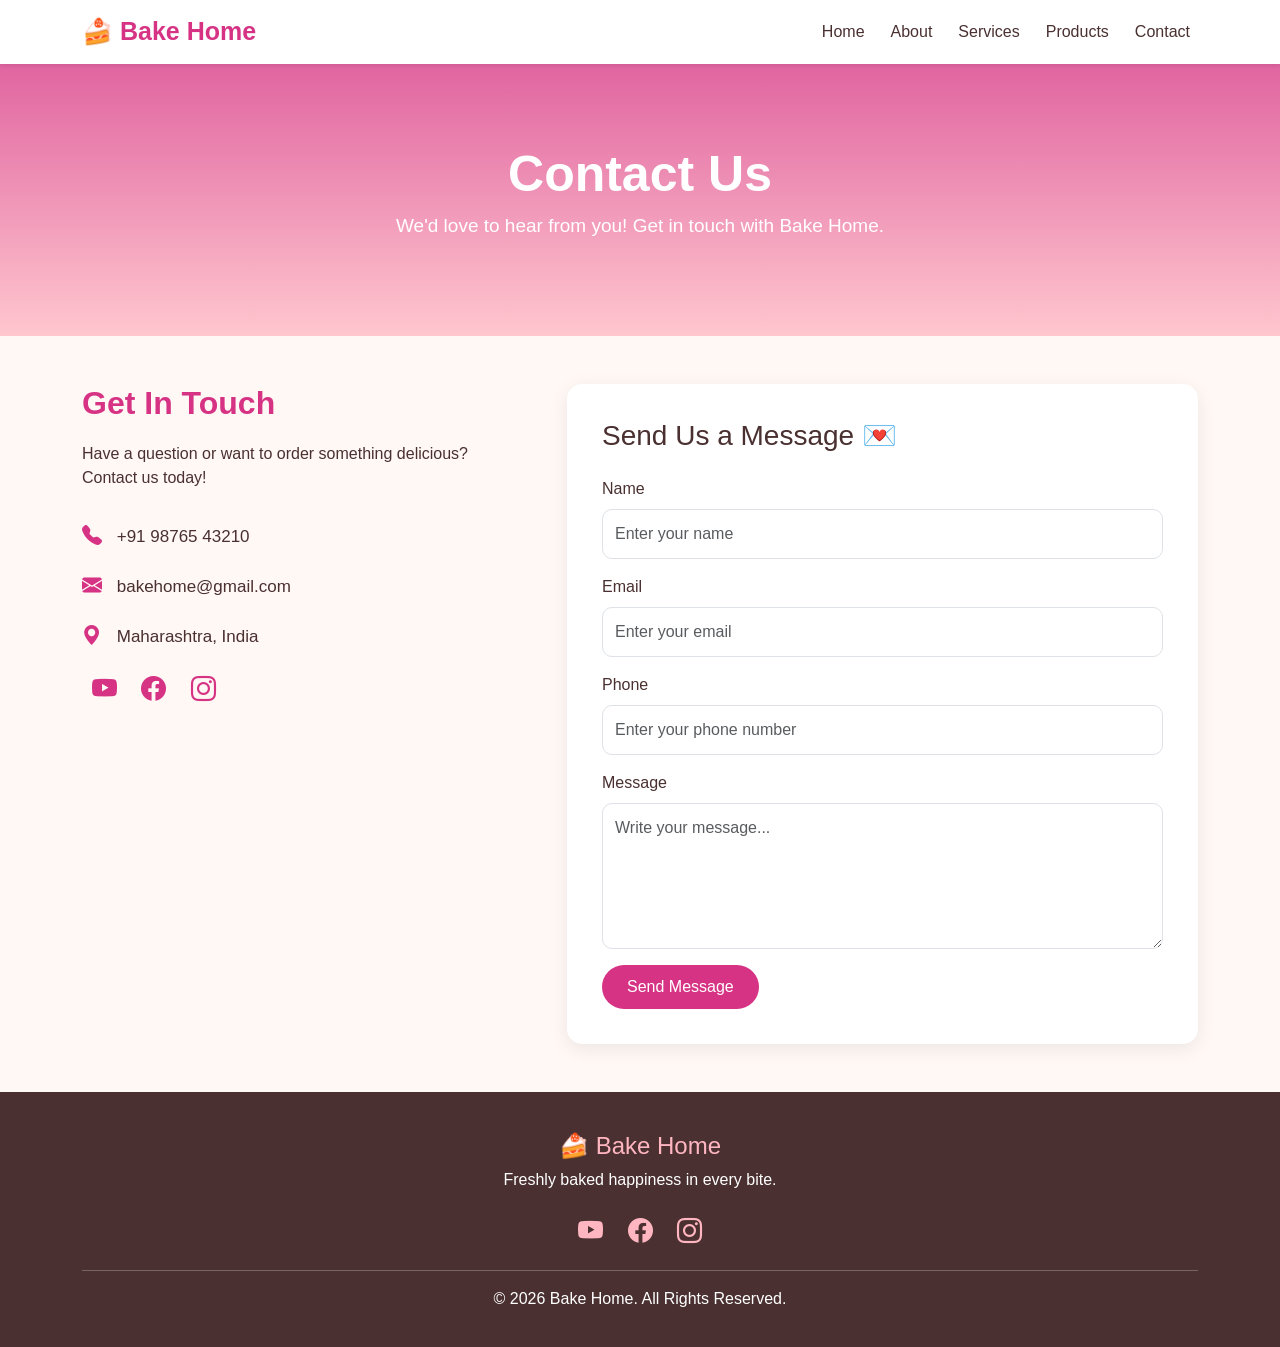
<file: contact.html>
<!DOCTYPE html>
<html lang="en">

<head>

    <meta charset="UTF-8">

    <meta name="viewport"
        content="width=device-width, initial-scale=1.0">

    <title>Bake Home | Contact</title>

    <link href="https://cdn.jsdelivr.net/npm/bootstrap@5.3.8/dist/css/bootstrap.min.css"
        rel="stylesheet">

    <link rel="stylesheet"
        href="https://cdn.jsdelivr.net/npm/bootstrap-icons@1.11.3/font/bootstrap-icons.min.css">

    <link rel="stylesheet" href="style.css">

</head>

<body>


    <!-- NAVBAR -->

    <nav class="navbar navbar-expand-lg navbar-light bg-white shadow-sm sticky-top">

        <div class="container">

            <a class="navbar-brand fw-bold logo"
                href="index.html">
                🍰 Bake Home
            </a>

            <button class="navbar-toggler"
                data-bs-toggle="collapse"
                data-bs-target="#navbarNav">

                <span class="navbar-toggler-icon"></span>

            </button>


            <div class="collapse navbar-collapse"
                id="navbarNav">

                <ul class="navbar-nav ms-auto">

                    <li class="nav-item">
                        <a class="nav-link"
                            href="index.html">Home</a>
                    </li>

                    <li class="nav-item">
                        <a class="nav-link"
                            href="about.html">About</a>
                    </li>

                    <li class="nav-item">
                        <a class="nav-link"
                            href="services.html">Services</a>
                    </li>

                    <li class="nav-item">
                        <a class="nav-link"
                            href="products.html">Products</a>
                    </li>

                    <li class="nav-item">
                        <a class="nav-link active"
                            href="contact.html">Contact</a>
                    </li>

                </ul>

            </div>

        </div>

    </nav>


    <!-- HEADER -->

    <section class="page-header">

        <h1>Contact Us</h1>

        <p>
            We'd love to hear from you! Get in touch with Bake Home.
        </p>

    </section>


    <!-- CONTACT -->

    <section class="py-5">

        <div class="container">

            <div class="row g-5">


                <!-- CONTACT INFORMATION -->

                <div class="col-md-5">

                    <h2 class="section-title">
                        Get In Touch
                    </h2>

                    <p>
                        Have a question or want to order something
                        delicious? Contact us today!
                    </p>


                    <div class="contact-info">

                        <p>
                            <i class="bi bi-telephone-fill"></i>
                            +91 98765 43210
                        </p>

                        <p>
                            <i class="bi bi-envelope-fill"></i>
                            bakehome@gmail.com
                        </p>

                        <p>
                            <i class="bi bi-geo-alt-fill"></i>
                            Maharashtra, India
                        </p>

                    </div>


                    <div class="social-icons contact-social">

                        <i class="bi bi-youtube"></i>

                        <i class="bi bi-facebook"></i>

                        <i class="bi bi-instagram"></i>

                    </div>

                </div>


                <!-- CONTACT FORM -->

                <div class="col-md-7">

                    <div class="contact-form">

                        <h3 class="mb-4">
                            Send Us a Message 💌
                        </h3>


                        <form>


                            <div class="mb-3">

                                <label class="form-label">
                                    Name
                                </label>

                                <input type="text"
                                    class="form-control"
                                    placeholder="Enter your name"
                                    required>

                            </div>


                            <div class="mb-3">

                                <label class="form-label">
                                    Email
                                </label>

                                <input type="email"
                                    class="form-control"
                                    placeholder="Enter your email"
                                    required>

                            </div>


                            <div class="mb-3">

                                <label class="form-label">
                                    Phone
                                </label>

                                <input type="tel"
                                    class="form-control"
                                    placeholder="Enter your phone number">

                            </div>


                            <div class="mb-3">

                                <label class="form-label">
                                    Message
                                </label>

                                <textarea
                                    class="form-control"
                                    rows="5"
                                    placeholder="Write your message..."
                                    required></textarea>

                            </div>


                            <button type="submit"
                                class="btn btn-pink">

                                Send Message

                            </button>


                        </form>

                    </div>

                </div>


            </div>

        </div>

    </section>


    <!-- FOOTER -->

    <footer class="footer">

        <div class="container text-center">

            <h4>🍰 Bake Home</h4>

            <p>Freshly baked happiness in every bite.</p>

            <div class="social-icons">

                <i class="bi bi-youtube"></i>
                <i class="bi bi-facebook"></i>
                <i class="bi bi-instagram"></i>

            </div>

            <hr>

            <p>
                © 2026 Bake Home. All Rights Reserved.
            </p>

        </div>

    </footer>


    <script src="https://cdn.jsdelivr.net/npm/bootstrap@5.3.8/dist/js/bootstrap.bundle.min.js"></script>

</body>
</html>
</file>
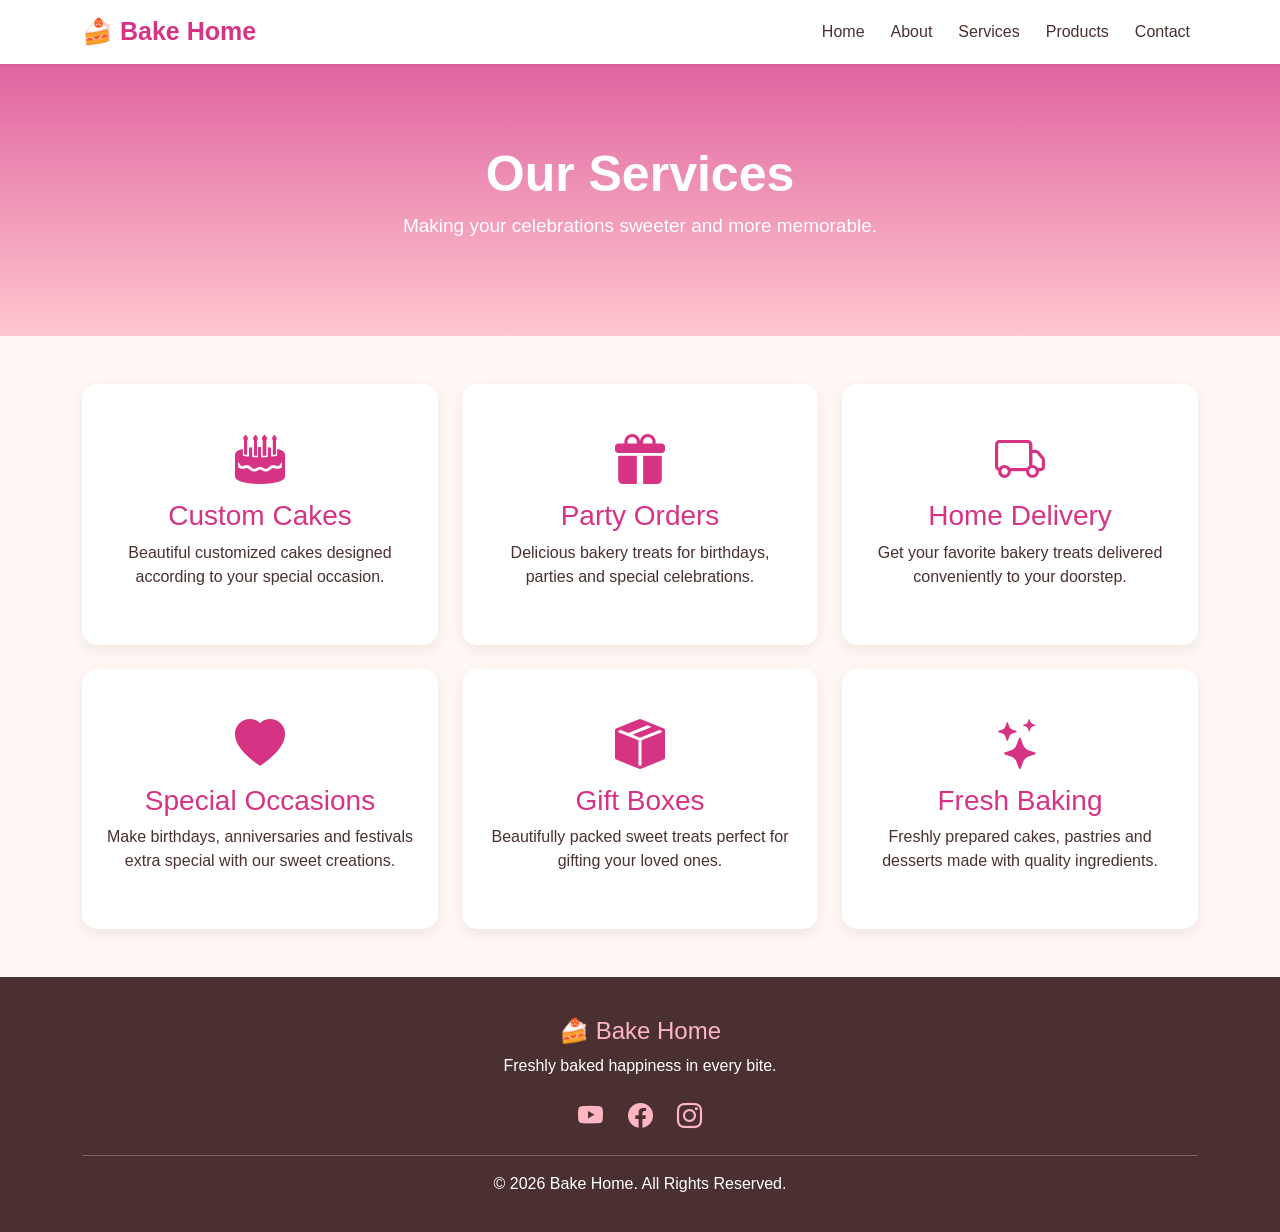
<file: services.html>
<!DOCTYPE html>
<html lang="en">

<head>

    <meta charset="UTF-8">

    <meta name="viewport"
        content="width=device-width, initial-scale=1.0">

    <title>Bake Home | Services</title>

    <link href="https://cdn.jsdelivr.net/npm/bootstrap@5.3.8/dist/css/bootstrap.min.css"
        rel="stylesheet">

    <link rel="stylesheet"
        href="https://cdn.jsdelivr.net/npm/bootstrap-icons@1.11.3/font/bootstrap-icons.min.css">

    <link rel="stylesheet" href="style.css">

</head>

<body>


    <!-- NAVBAR -->

    <nav class="navbar navbar-expand-lg navbar-light bg-white shadow-sm sticky-top">

        <div class="container">

            <a class="navbar-brand fw-bold logo"
                href="index.html">
                🍰 Bake Home
            </a>

            <button class="navbar-toggler"
                data-bs-toggle="collapse"
                data-bs-target="#navbarNav">

                <span class="navbar-toggler-icon"></span>

            </button>


            <div class="collapse navbar-collapse"
                id="navbarNav">

                <ul class="navbar-nav ms-auto">

                    <li class="nav-item">
                        <a class="nav-link"
                            href="index.html">Home</a>
                    </li>

                    <li class="nav-item">
                        <a class="nav-link"
                            href="about.html">About</a>
                    </li>

                    <li class="nav-item">
                        <a class="nav-link active"
                            href="services.html">Services</a>
                    </li>

                    <li class="nav-item">
                        <a class="nav-link"
                            href="products.html">Products</a>
                    </li>

                    <li class="nav-item">
                        <a class="nav-link"
                            href="contact.html">Contact</a>
                    </li>

                </ul>

            </div>

        </div>

    </nav>


    <!-- HEADER -->

    <section class="page-header">

        <h1>Our Services</h1>

        <p>
            Making your celebrations sweeter and more memorable.
        </p>

    </section>


    <!-- SERVICES -->

    <section class="py-5">

        <div class="container">

            <div class="row g-4">


                <div class="col-md-4">

                    <div class="service-card text-center">

                        <i class="bi bi-cake2-fill"></i>

                        <h3>Custom Cakes</h3>

                        <p>
                            Beautiful customized cakes designed
                            according to your special occasion.
                        </p>

                    </div>

                </div>


                <div class="col-md-4">

                    <div class="service-card text-center">

                        <i class="bi bi-gift-fill"></i>

                        <h3>Party Orders</h3>

                        <p>
                            Delicious bakery treats for birthdays,
                            parties and special celebrations.
                        </p>

                    </div>

                </div>


                <div class="col-md-4">

                    <div class="service-card text-center">

                        <i class="bi bi-truck"></i>

                        <h3>Home Delivery</h3>

                        <p>
                            Get your favorite bakery treats delivered
                            conveniently to your doorstep.
                        </p>

                    </div>

                </div>


                <div class="col-md-4">

                    <div class="service-card text-center">

                        <i class="bi bi-heart-fill"></i>

                        <h3>Special Occasions</h3>

                        <p>
                            Make birthdays, anniversaries and festivals
                            extra special with our sweet creations.
                        </p>

                    </div>

                </div>


                <div class="col-md-4">

                    <div class="service-card text-center">

                        <i class="bi bi-box-seam-fill"></i>

                        <h3>Gift Boxes</h3>

                        <p>
                            Beautifully packed sweet treats perfect
                            for gifting your loved ones.
                        </p>

                    </div>

                </div>


                <div class="col-md-4">

                    <div class="service-card text-center">

                        <i class="bi bi-stars"></i>

                        <h3>Fresh Baking</h3>

                        <p>
                            Freshly prepared cakes, pastries and
                            desserts made with quality ingredients.
                        </p>

                    </div>

                </div>


            </div>

        </div>

    </section>


    <!-- FOOTER -->

    <footer class="footer">

        <div class="container text-center">

            <h4>🍰 Bake Home</h4>

            <p>Freshly baked happiness in every bite.</p>

            <div class="social-icons">

                <i class="bi bi-youtube"></i>
                <i class="bi bi-facebook"></i>
                <i class="bi bi-instagram"></i>

            </div>

            <hr>

            <p>
                © 2026 Bake Home. All Rights Reserved.
            </p>

        </div>

    </footer>


    <script src="https://cdn.jsdelivr.net/npm/bootstrap@5.3.8/dist/js/bootstrap.bundle.min.js"></script>

</body>
</html>
</file>
<file: style.css>
/* GENERAL */

body {
    margin: 0;
    font-family: Arial, sans-serif;
    background-color: #fff8f5;
    color: #4a3030;
}

/* NAVBAR */

.logo {
    color: #d63384 !important;
    font-size: 25px;
}

.nav-link {
    color: #4a3030 !important;
    margin-left: 10px;
    font-weight: 500;
}

.nav-link:hover
.nav-link.active {
    color: #d63384 !important;
}

/* HERO */

.hero-img {
    height: 600px;
    object-fit: cover;
    filter: brightness(65%);
}

.carousel-caption {
    top: 50%;
    transform: translateY(-50%);
    bottom: auto;
}

.carousel-caption h1 {
    font-size: 55px;
    font-weight: bold;
}

.carousel-caption p {
    font-size: 21px;
}

/* PINK BUTTON */

.btn-pink {
    background-color: #d63384;
    color: white;
    border: none;
    padding: 10px 25px;
    border-radius: 25px;
}

.btn-pink:hover {
    background-color: #b82b70;
    color: white;
}

/* SECTION */  

.section-title {
    color: #d63384;
    font-weight: bold;
    margin-bottom: 20px;
}


.section-text {
    max-width: 800px;
    margin: auto;
    line-height: 1.8;
}


/* PRODUCT CARDS */

.product-card {
    border: none;
    border-radius: 15px;
    overflow: hidden;
    transition: 0.3s;
    box-shadow: 0 5px 15px rgba(0, 0, 0, 0.08);
}

.product-card:hover {
    transform: translateY(-8px);
}

.product-card img {
    height: 230px;
    object-fit: cover;
}

.product-card h4,
.product-card h5 {
    color: #d63384;
}


/* PAGE HEADER */

.page-header {
    background: linear-gradient(
        rgba(214, 51, 132, 0.75),
        rgba(255, 182, 193, 0.75)
    );

    padding: 80px 20px;
    text-align: center;
    color: white;
}

.page-header h1 {
    font-size: 50px;
    font-weight: bold;
}

.page-header p {
    font-size: 19px;
}


/* FEATURE BOX */

.feature-box {
    background-color: white;
    padding: 35px 25px;
    border-radius: 15px;
    height: 100%;
    box-shadow: 0 5px 15px rgba(0, 0, 0, 0.08);
}

.feature-box i {
    font-size: 45px;
    color: #d63384;
}

.feature-box h4 {
    margin-top: 15px;
}


/* SERVICES */

.service-card {
    background-color: white;
    padding: 40px 25px;
    border-radius: 15px;
    height: 100%;
    box-shadow: 0 5px 15px rgba(0, 0, 0, 0.08);
    transition: 0.3s;
}

.service-card:hover {
    transform: translateY(-8px);
}

.service-card i {
    font-size: 50px;
    color: #d63384;
    margin-bottom: 20px;
}

.service-card h3 {
    color: #d63384;
}


/* CONTACT */

.contact-info {
    margin-top: 30px;
}

.contact-info p {
    margin: 20px 0;
    font-size: 17px;
}

.contact-info i {
    color: #d63384;
    font-size: 20px;
    margin-right: 10px;
}

.contact-form {
    background-color: white;
    padding: 35px;
    border-radius: 15px;
    box-shadow: 0 5px 20px rgba(0, 0, 0, 0.08);
}

.form-control {
    border-radius: 10px;
    padding: 12px;
}

.form-control:focus {
    border-color: #d63384;
    box-shadow: 0 0 0 0.2rem rgba(214, 51, 132, 0.15);
}


/* SOCIAL ICONS */

.social-icons {
    margin: 20px 0;
}

.social-icons i {
    font-size: 25px;
    margin: 0 10px;
    color: #d63384;
    cursor: pointer;
}

.social-icons i:hover {
    color: #b82b70;
}


/* FOOTER */

.footer {
    background-color: #4a3030;
    color: white;
    padding: 40px 20px 20px;
}

.footer h4 {
    color: #ffb6c1;
}

.footer .social-icons i {
    color: #ffb6c1;
}


/* MOBILE */

@media (max-width: 768px) {

    .hero-img {
        height: 500px;
    }

    .carousel-caption h1 {
        font-size: 32px;
    }

    .carousel-caption p {
        font-size: 16px;
    }

    .page-header h1 {
        font-size: 35px;
    }

}
</file>
